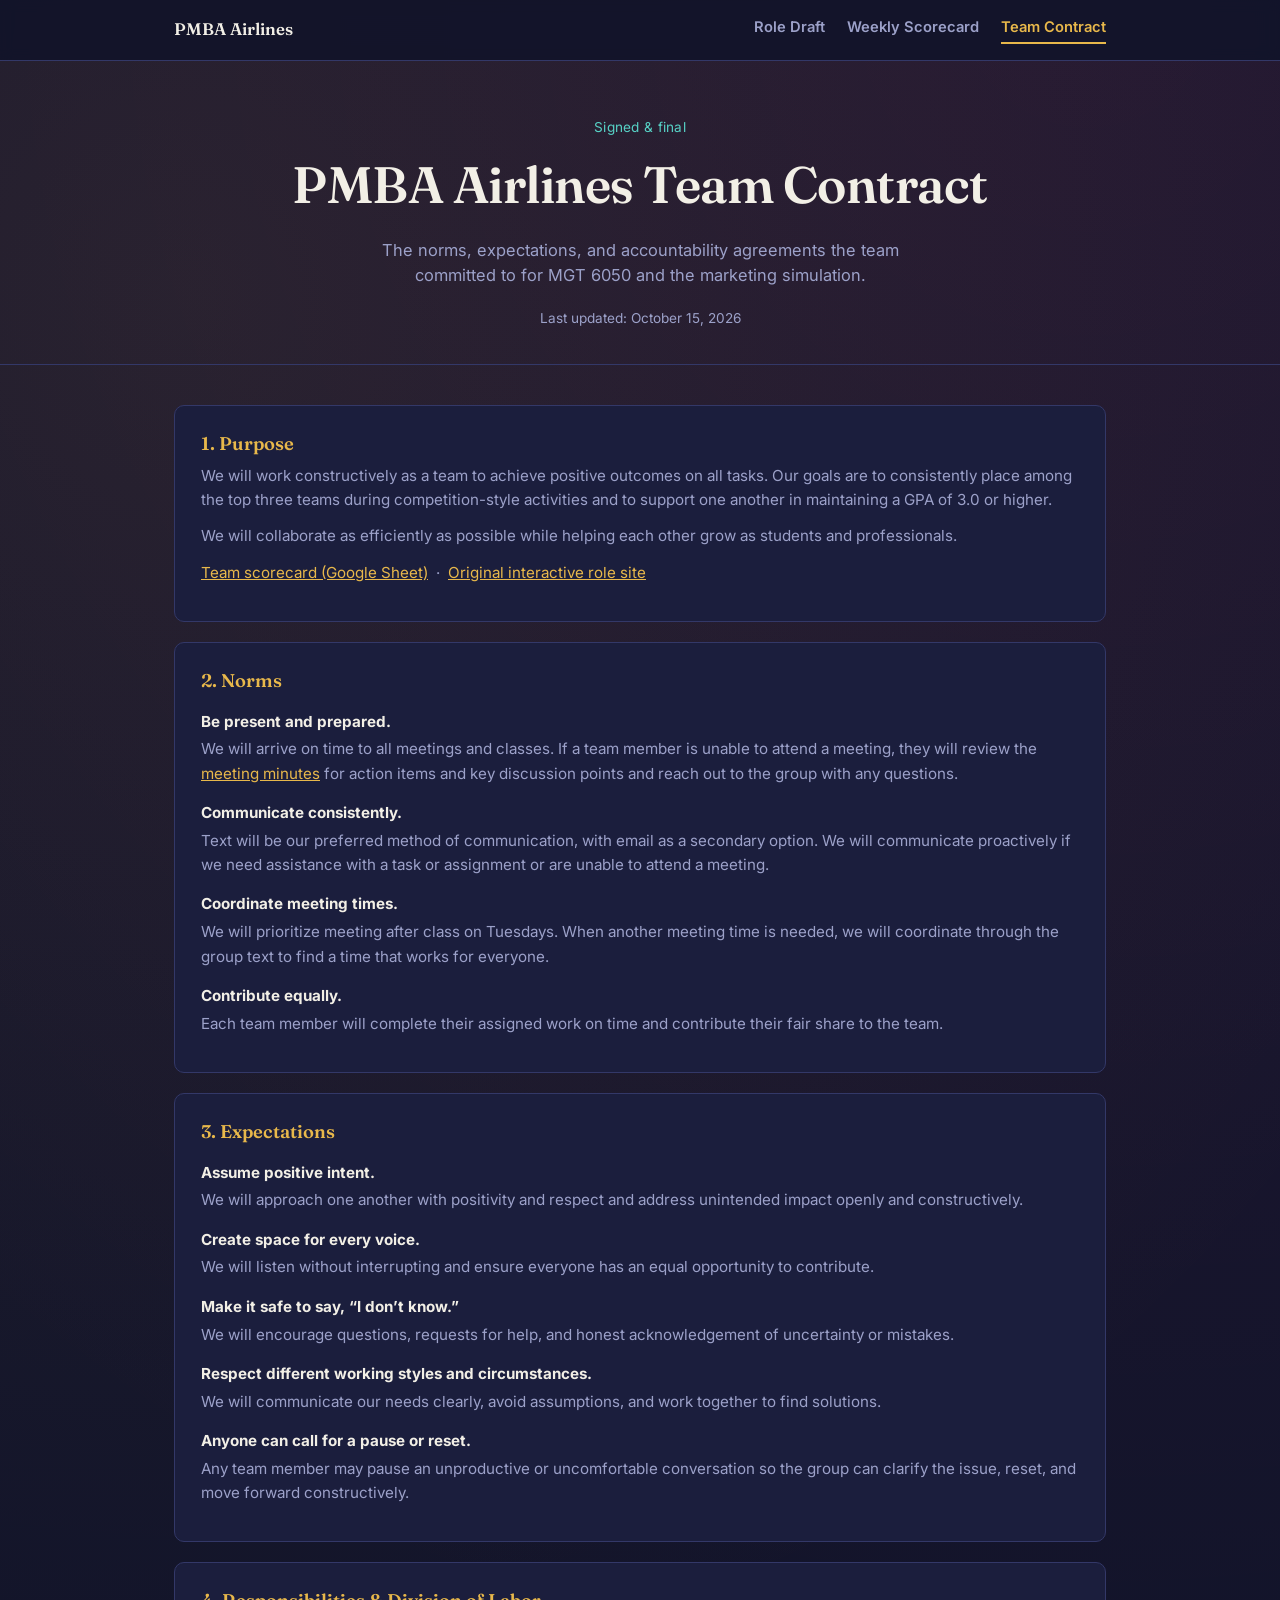
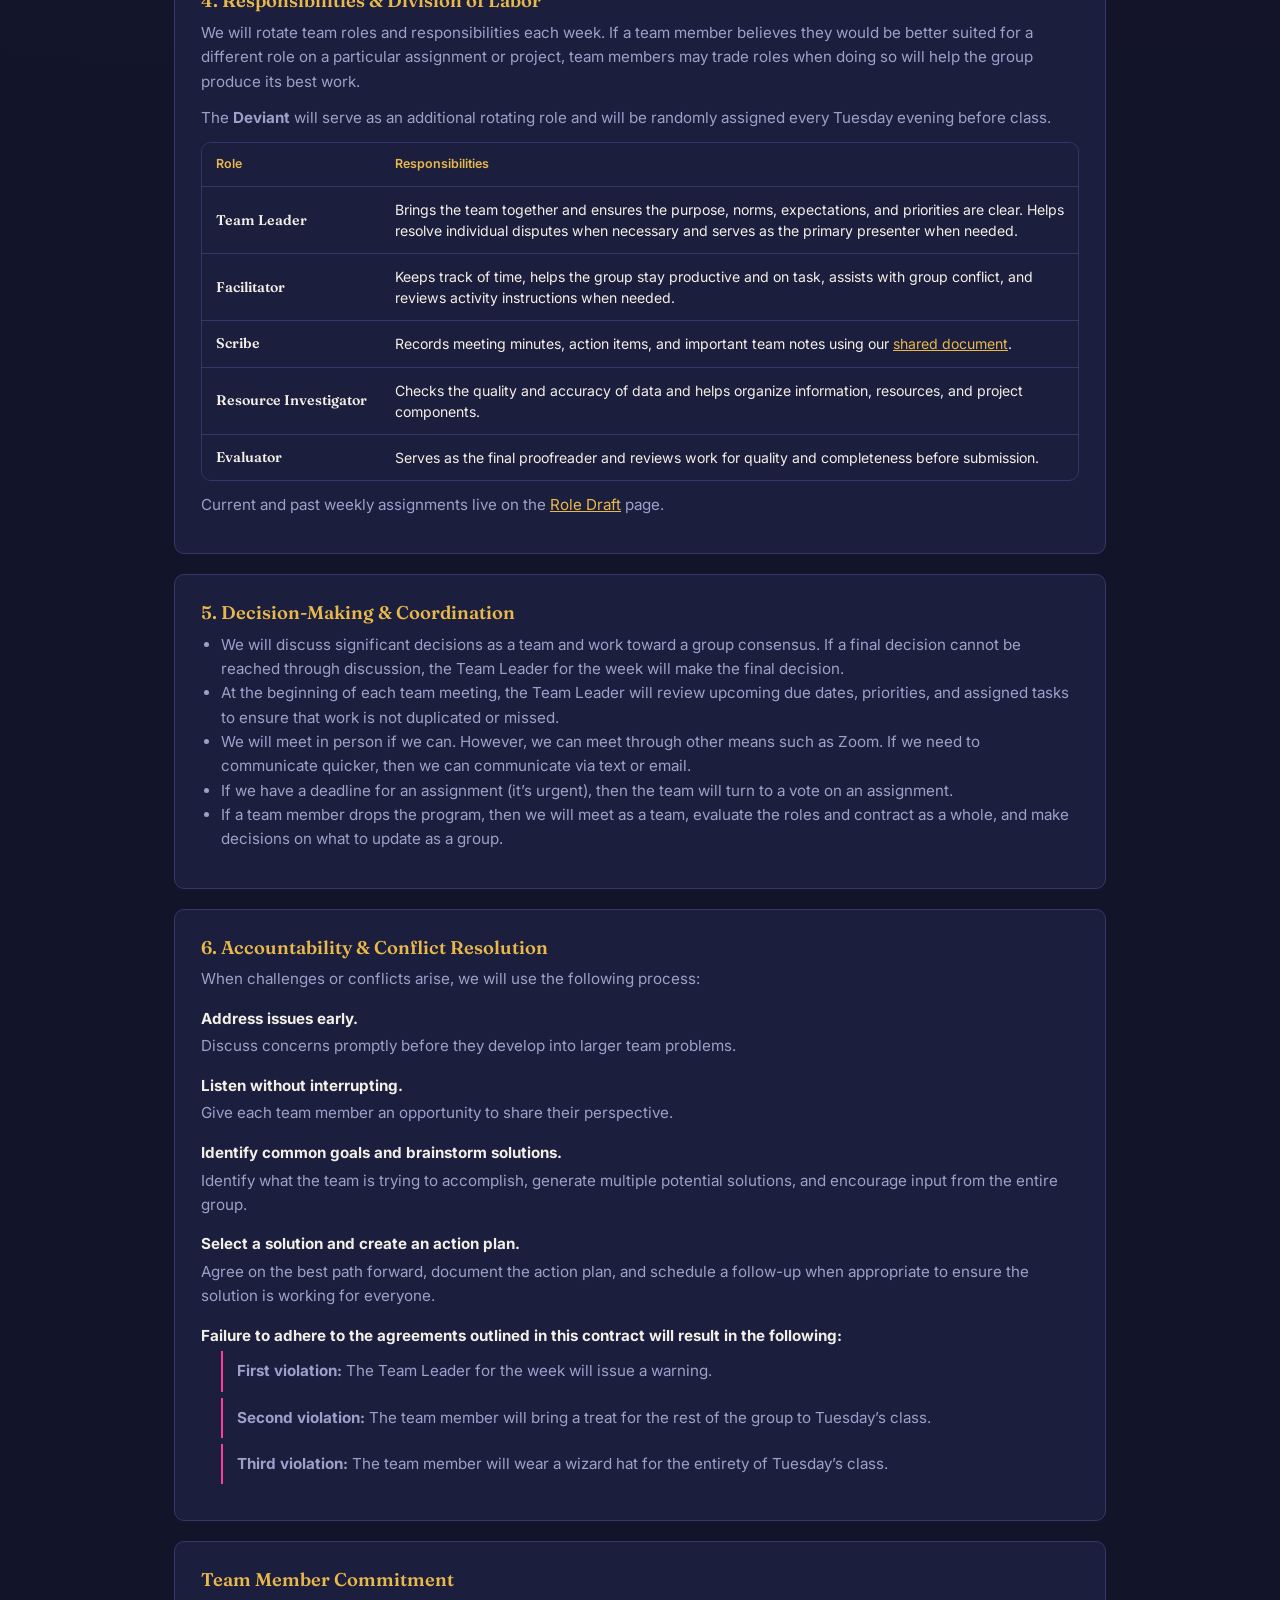
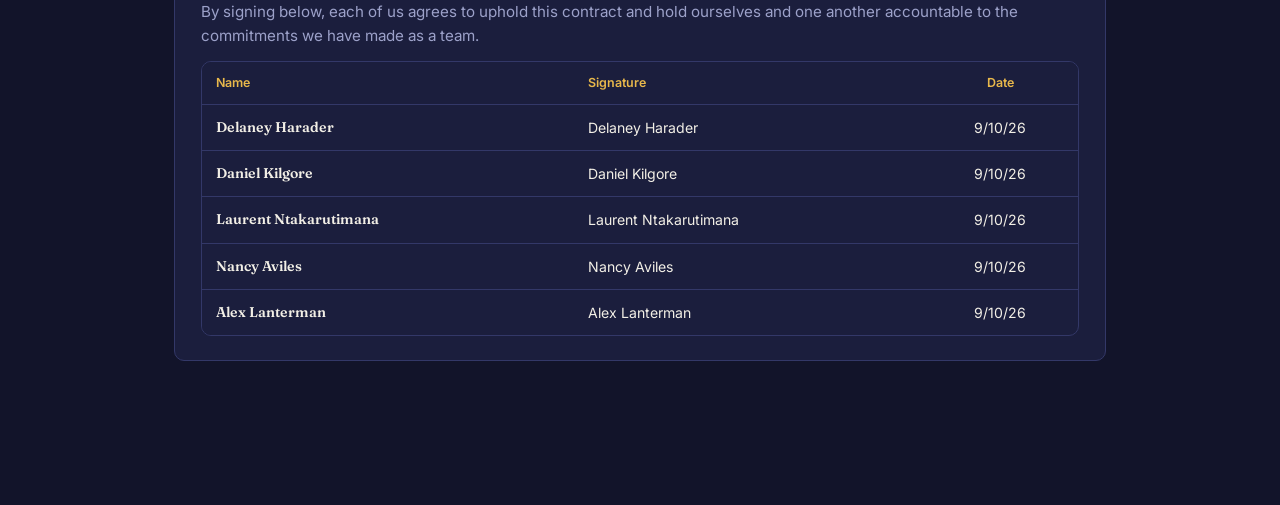
<file: contract.html>
<!DOCTYPE html>
<html lang="en">
<head>
<meta charset="UTF-8">
<meta name="viewport" content="width=device-width, initial-scale=1.0">
<title>Team Contract — PMBA Airlines</title>
<link rel="preconnect" href="https://fonts.googleapis.com">
<link rel="preconnect" href="https://fonts.gstatic.com" crossorigin>
<link href="https://fonts.googleapis.com/css2?family=Fraunces:opsz,wght@9..144,400;9..144,600;9..144,700&family=Inter:wght@400;500;600;700&display=swap" rel="stylesheet">
<link rel="stylesheet" href="assets/style.css">
</head>
<body>

<nav class="topnav">
  <div class="topnav-inner">
    <span class="brand">PMBA Airlines</span>
    <div class="nav-links">
      <a href="index.html" class="nav-link">Role Draft</a>
      <a href="scorecard.html" class="nav-link">Weekly Scorecard</a>
      <a href="contract.html" class="nav-link active">Team Contract</a>
    </div>
  </div>
</nav>

<header class="hero">
  <p class="kicker">Signed &amp; final</p>
  <h1>PMBA Airlines Team Contract</h1>
  <p class="sub">The norms, expectations, and accountability agreements the team committed to for MGT 6050 and the marketing simulation.</p>
  <p class="doc-meta">Last updated: October 15, 2026</p>
</header>

<section class="doc-section">
  <div class="wrap">

    <div class="panel">
      <h3>1. Purpose</h3>
      <p>We will work constructively as a team to achieve positive outcomes on all tasks. Our goals are to consistently place among the top three teams during competition-style activities and to support one another in maintaining a GPA of 3.0 or higher.</p>
      <p>We will collaborate as efficiently as possible while helping each other grow as students and professionals.</p>
      <p><a href="https://docs.google.com/spreadsheets/u/0/d/1i2qpWktrYpbdUdxcjgBsbl__ClQYjdh55wdLaSwrx5k/edit" target="_blank" rel="noopener">Team scorecard (Google Sheet)</a> &nbsp;&middot;&nbsp; <a href="https://xlantz.github.io/team_role_generator_random" target="_blank" rel="noopener">Original interactive role site</a></p>
    </div>

    <div class="panel">
      <h3>2. Norms</h3>

      <h4>Be present and prepared.</h4>
      <p>We will arrive on time to all meetings and classes. If a team member is unable to attend a meeting, they will review the <a href="https://docs.google.com/document/d/1o1f24MRbMF2eJ-B414KIZhcJKnX7IKUJrwvQ1IgRmr0/edit?usp=sharing" target="_blank" rel="noopener">meeting minutes</a> for action items and key discussion points and reach out to the group with any questions.</p>

      <h4>Communicate consistently.</h4>
      <p>Text will be our preferred method of communication, with email as a secondary option. We will communicate proactively if we need assistance with a task or assignment or are unable to attend a meeting.</p>

      <h4>Coordinate meeting times.</h4>
      <p>We will prioritize meeting after class on Tuesdays. When another meeting time is needed, we will coordinate through the group text to find a time that works for everyone.</p>

      <h4>Contribute equally.</h4>
      <p>Each team member will complete their assigned work on time and contribute their fair share to the team.</p>
    </div>

    <div class="panel">
      <h3>3. Expectations</h3>

      <h4>Assume positive intent.</h4>
      <p>We will approach one another with positivity and respect and address unintended impact openly and constructively.</p>

      <h4>Create space for every voice.</h4>
      <p>We will listen without interrupting and ensure everyone has an equal opportunity to contribute.</p>

      <h4>Make it safe to say, &ldquo;I don&rsquo;t know.&rdquo;</h4>
      <p>We will encourage questions, requests for help, and honest acknowledgement of uncertainty or mistakes.</p>

      <h4>Respect different working styles and circumstances.</h4>
      <p>We will communicate our needs clearly, avoid assumptions, and work together to find solutions.</p>

      <h4>Anyone can call for a pause or reset.</h4>
      <p>Any team member may pause an unproductive or uncomfortable conversation so the group can clarify the issue, reset, and move forward constructively.</p>
    </div>

    <div class="panel">
      <h3>4. Responsibilities &amp; Division of Labor</h3>
      <p>We will rotate team roles and responsibilities each week. If a team member believes they would be better suited for a different role on a particular assignment or project, team members may trade roles when doing so will help the group produce its best work.</p>
      <p>The <strong>Deviant</strong> will serve as an additional rotating role and will be randomly assigned every Tuesday evening before class.</p>

      <div class="table-scroll" style="margin-top: 12px;">
        <table>
          <thead>
            <tr><th style="text-align:left;">Role</th><th style="text-align:left;">Responsibilities</th></tr>
          </thead>
          <tbody>
            <tr><th>Team Leader</th><td style="text-align:left;">Brings the team together and ensures the purpose, norms, expectations, and priorities are clear. Helps resolve individual disputes when necessary and serves as the primary presenter when needed.</td></tr>
            <tr><th>Facilitator</th><td style="text-align:left;">Keeps track of time, helps the group stay productive and on task, assists with group conflict, and reviews activity instructions when needed.</td></tr>
            <tr><th>Scribe</th><td style="text-align:left;">Records meeting minutes, action items, and important team notes using our <a href="https://docs.google.com/document/d/1o1f24MRbMF2eJ-B414KIZhcJKnX7IKUJrwvQ1IgRmr0/edit?usp=sharing" target="_blank" rel="noopener">shared document</a>.</td></tr>
            <tr><th>Resource Investigator</th><td style="text-align:left;">Checks the quality and accuracy of data and helps organize information, resources, and project components.</td></tr>
            <tr><th>Evaluator</th><td style="text-align:left;">Serves as the final proofreader and reviews work for quality and completeness before submission.</td></tr>
          </tbody>
        </table>
      </div>
      <p class="panel-sub" style="margin-top: 12px;">Current and past weekly assignments live on the <a href="index.html">Role Draft</a> page.</p>
    </div>

    <div class="panel">
      <h3>5. Decision-Making &amp; Coordination</h3>
      <ul>
        <li>We will discuss significant decisions as a team and work toward a group consensus. If a final decision cannot be reached through discussion, the Team Leader for the week will make the final decision.</li>
        <li>At the beginning of each team meeting, the Team Leader will review upcoming due dates, priorities, and assigned tasks to ensure that work is not duplicated or missed.</li>
        <li>We will meet in person if we can. However, we can meet through other means such as Zoom. If we need to communicate quicker, then we can communicate via text or email.</li>
        <li>If we have a deadline for an assignment (it&rsquo;s urgent), then the team will turn to a vote on an assignment.</li>
        <li>If a team member drops the program, then we will meet as a team, evaluate the roles and contract as a whole, and make decisions on what to update as a group.</li>
      </ul>
    </div>

    <div class="panel">
      <h3>6. Accountability &amp; Conflict Resolution</h3>
      <p>When challenges or conflicts arise, we will use the following process:</p>

      <h4>Address issues early.</h4>
      <p>Discuss concerns promptly before they develop into larger team problems.</p>

      <h4>Listen without interrupting.</h4>
      <p>Give each team member an opportunity to share their perspective.</p>

      <h4>Identify common goals and brainstorm solutions.</h4>
      <p>Identify what the team is trying to accomplish, generate multiple potential solutions, and encourage input from the entire group.</p>

      <h4>Select a solution and create an action plan.</h4>
      <p>Agree on the best path forward, document the action plan, and schedule a follow-up when appropriate to ensure the solution is working for everyone.</p>

      <h4>Failure to adhere to the agreements outlined in this contract will result in the following:</h4>
      <ul class="penalty-list">
        <li><strong>First violation:</strong> The Team Leader for the week will issue a warning.</li>
        <li><strong>Second violation:</strong> The team member will bring a treat for the rest of the group to Tuesday&rsquo;s class.</li>
        <li><strong>Third violation:</strong> The team member will wear a wizard hat for the entirety of Tuesday&rsquo;s class.</li>
      </ul>
    </div>

    <div class="panel">
      <h3>Team Member Commitment</h3>
      <p>By signing below, each of us agrees to uphold this contract and hold ourselves and one another accountable to the commitments we have made as a team.</p>
      <div class="table-scroll">
        <table>
          <thead><tr><th style="text-align:left;">Name</th><th style="text-align:left;">Signature</th><th>Date</th></tr></thead>
          <tbody>
            <tr><th style="text-align:left;">Delaney Harader</th><td style="text-align:left;">Delaney Harader</td><td>9/10/26</td></tr>
            <tr><th style="text-align:left;">Daniel Kilgore</th><td style="text-align:left;">Daniel Kilgore</td><td>9/10/26</td></tr>
            <tr><th style="text-align:left;">Laurent Ntakarutimana</th><td style="text-align:left;">Laurent Ntakarutimana</td><td>9/10/26</td></tr>
            <tr><th style="text-align:left;">Nancy Aviles</th><td style="text-align:left;">Nancy Aviles</td><td>9/10/26</td></tr>
            <tr><th style="text-align:left;">Alex Lanterman</th><td style="text-align:left;">Alex Lanterman</td><td>9/10/26</td></tr>
          </tbody>
        </table>
      </div>
    </div>

  </div>
</section>

<footer></footer>

</body>
</html>
</file>
<file: assets/style.css>
:root{
  --ink: #12142A;
  --panel: #1B1E3D;
  --panel-hi: #242863;
  --hairline: #333868;
  --text: #F2EFE6;
  --text-dim: #9CA1C9;
  --gold: #E8B84B;
  --gold-dim: #6E5A2C;
  --mischief: #FF3D9A;
  --mischief-dim: #6E1F49;
  --teal: #57D2C6;
  --green: #4CC98E;
  --amber: #E8B84B;
  --red: #FF6B6B;
  --radius: 10px;
}

* { box-sizing: border-box; }
html { scroll-behavior: smooth; }

body {
  margin: 0;
  background: var(--ink);
  background-image:
    radial-gradient(circle at 15% 8%, rgba(232,184,75,0.08), transparent 40%),
    radial-gradient(circle at 85% 0%, rgba(255,61,154,0.07), transparent 45%);
  color: var(--text);
  font-family: 'Inter', system-ui, sans-serif;
  line-height: 1.5;
  padding: 0 0 80px;
}

a { color: var(--gold); }

.wrap { max-width: 980px; margin: 0 auto; padding: 0 24px; }

/* ---------- Nav ---------- */
.topnav {
  background: rgba(18,20,42,0.92);
  border-bottom: 1px solid var(--hairline);
  position: sticky;
  top: 0;
  z-index: 50;
  backdrop-filter: blur(6px);
}
.topnav-inner {
  max-width: 980px;
  margin: 0 auto;
  padding: 16px 24px;
  display: flex;
  align-items: center;
  justify-content: space-between;
  flex-wrap: wrap;
  gap: 12px;
}
.brand {
  font-family: 'Fraunces', serif;
  font-weight: 600;
  font-size: 1.05rem;
}
.nav-links { display: flex; gap: 22px; }
.nav-link {
  color: var(--text-dim);
  text-decoration: none;
  font-size: 0.92rem;
  font-weight: 600;
  padding-bottom: 4px;
  border-bottom: 2px solid transparent;
}
.nav-link:hover { color: var(--text); }
.nav-link.active { color: var(--gold); border-bottom-color: var(--gold); }
.nav-link:focus-visible { outline: 2px solid var(--teal); outline-offset: 3px; }

/* ---------- Setup banner ---------- */
.setup-banner {
  display: none;
  background: var(--mischief-dim);
  border-bottom: 1px solid var(--mischief);
  color: var(--text);
  font-size: 0.88rem;
  text-align: center;
  padding: 10px 20px;
}
.setup-banner code {
  background: rgba(0,0,0,0.25);
  padding: 2px 6px;
  border-radius: 4px;
}
.setup-banner.show { display: block; }

/* ---------- Hero ---------- */
header.hero {
  padding: 56px 24px 36px;
  text-align: center;
  border-bottom: 1px solid var(--hairline);
}
.kicker { font-size: 0.85rem; color: var(--teal); letter-spacing: 0.02em; margin: 0 0 10px; }
h1 {
  font-family: 'Fraunces', serif;
  font-weight: 600;
  font-size: clamp(2rem, 5vw, 3.2rem);
  margin: 0 0 14px;
  letter-spacing: -0.01em;
}
.hero p.sub { color: var(--text-dim); max-width: 560px; margin: 0 auto 28px; font-size: 1.03rem; }
.members-line { color: var(--text-dim); font-size: 0.95rem; margin: 0 0 30px; }
.members-line span { color: var(--text); font-weight: 600; }

button.primary-btn {
  font-family: 'Fraunces', serif;
  font-weight: 600;
  font-size: 1.15rem;
  color: var(--ink);
  background: var(--gold);
  border: none;
  border-radius: 999px;
  padding: 16px 38px;
  cursor: pointer;
  box-shadow: 0 8px 24px rgba(232,184,75,0.25);
  transition: transform 0.15s ease, box-shadow 0.15s ease;
}
button.primary-btn:hover { transform: translateY(-2px); box-shadow: 0 12px 28px rgba(232,184,75,0.35); }
button.primary-btn:active { transform: translateY(0px) scale(0.98); }
button.primary-btn:focus-visible { outline: 3px solid var(--teal); outline-offset: 3px; }
button.primary-btn:disabled { opacity: 0.6; cursor: default; transform: none; }

.round-tag { display: inline-block; margin-top: 16px; font-size: 0.85rem; color: var(--text-dim); }
.round-tag b { color: var(--text); }

.status-line { font-size: 0.88rem; color: var(--text-dim); margin-top: 10px; min-height: 1.2em; }
.status-line.error { color: var(--red); }

/* ---------- Role cards ---------- */
section.cards { padding: 44px 24px 8px; }
/* Flex (not grid) so an odd number of cards centers its last row instead of leaving a gap. */
.card-grid { display: flex; flex-wrap: wrap; justify-content: center; gap: 16px; }
.card-grid .role-card { flex: 0 1 calc((100% - 32px) / 3); }
@media (max-width: 720px) { .card-grid .role-card { flex-basis: calc((100% - 16px) / 2); } }
@media (max-width: 460px) { .card-grid .role-card { flex-basis: 100%; } }

.role-card {
  background: var(--panel);
  border: 1px solid var(--hairline);
  border-radius: var(--radius);
  padding: 22px 18px;
  text-align: center;
  position: relative;
  overflow: hidden;
}
.role-card .role-label { font-size: 0.78rem; color: var(--gold); font-weight: 600; margin-bottom: 10px; }
.role-card .name-slot { font-family: 'Fraunces', serif; font-size: 1.5rem; font-weight: 600; min-height: 1.4em; color: var(--text); }
.role-card .name-slot.empty { color: var(--text-dim); font-family: 'Inter', sans-serif; font-size: 1rem; font-weight: 400; }
.role-card.settle .name-slot { animation: pop 0.4s ease; }
@keyframes pop { 0% { transform: scale(1); } 45% { transform: scale(1.16); color: var(--teal); } 100% { transform: scale(1); } }
.role-card.cycling::before {
  content: ""; position: absolute; inset: 0;
  background: linear-gradient(120deg, transparent, rgba(232,184,75,0.15), transparent);
  animation: sweep 0.6s linear infinite;
}
@keyframes sweep { 0% { transform: translateX(-100%); } 100% { transform: translateX(100%); } }

.deviant-wrap { padding: 20px 24px 0; }
.deviant-card {
  background: linear-gradient(160deg, var(--panel-hi), var(--panel));
  border: 1px solid var(--mischief);
  border-radius: var(--radius);
  padding: 26px;
  text-align: center;
  position: relative;
  box-shadow: 0 0 0 rgba(255,61,154,0);
  transition: box-shadow 0.4s ease;
}
.deviant-card .role-label { color: var(--mischief); font-size: 0.85rem; font-weight: 600; letter-spacing: 0.02em; }
.deviant-card .role-tagline { color: var(--text-dim); font-size: 0.85rem; margin-top: 4px; }
.deviant-card .name-slot { font-family: 'Fraunces', serif; font-size: 2rem; font-weight: 700; margin-top: 10px; min-height: 1.3em; color: var(--text); }
.deviant-card .name-slot.empty { color: var(--text-dim); font-family: 'Inter', sans-serif; font-size: 1rem; font-weight: 400; }
.deviant-card.cycling { animation: shake 0.12s linear infinite; }
@keyframes shake { 0% { transform: rotate(-1deg); } 50% { transform: rotate(1deg); } 100% { transform: rotate(-1deg); } }
.deviant-card.settle { animation: flip 0.6s ease; box-shadow: 0 0 32px rgba(255,61,154,0.35); }
@keyframes flip { 0% { transform: rotateY(0deg); } 50% { transform: rotateY(90deg); } 100% { transform: rotateY(0deg); } }

@media (prefers-reduced-motion: reduce) {
  .role-card.cycling::before, .deviant-card.cycling,
  .role-card.settle .name-slot, .deviant-card.settle { animation: none !important; }
}

/* ---------- Tracker ---------- */
section.tracker { padding: 52px 24px 0; }
h2 { font-family: 'Fraunces', serif; font-weight: 600; font-size: 1.5rem; margin: 0 0 4px; }
.tracker p.note, .scorecard-section p.note { color: var(--text-dim); font-size: 0.88rem; margin: 0 0 20px; }
.table-scroll { overflow-x: auto; border: 1px solid var(--hairline); border-radius: var(--radius); }
table { border-collapse: collapse; width: 100%; min-width: 640px; }
th, td { padding: 12px 14px; text-align: center; font-size: 0.88rem; border-bottom: 1px solid var(--hairline); }
thead th { background: var(--panel); color: var(--gold); font-weight: 600; font-size: 0.78rem; white-space: nowrap; }
th.deviant-col, td.deviant-col { color: var(--mischief); }
tbody th { text-align: left; font-family: 'Fraunces', serif; font-weight: 600; color: var(--text); background: var(--panel); white-space: nowrap; }
tbody tr:last-child td, tbody tr:last-child th { border-bottom: none; }
td.count { color: var(--text); font-variant-numeric: tabular-nums; }
td.count.zero { color: var(--text-dim); }

/* ---------- History ---------- */
section.history { padding: 36px 24px 0; }
details { border: 1px solid var(--hairline); border-radius: var(--radius); padding: 4px 18px; background: var(--panel); }
summary { cursor: pointer; padding: 14px 0; font-weight: 600; color: var(--text); list-style: none; }
summary::-webkit-details-marker { display: none; }
summary::before { content: "▸ "; color: var(--gold); }
details[open] summary::before { content: "▾ "; }
.history-list { max-height: 320px; overflow-y: auto; padding-bottom: 16px; }
.history-item { border-top: 1px solid var(--hairline); padding: 12px 0; font-size: 0.88rem; color: var(--text-dim); }
.history-item .h-round { color: var(--gold); font-weight: 600; }
.history-item .h-dev { color: var(--mischief); font-weight: 600; }
.history-empty, .list-empty { color: var(--text-dim); padding: 14px 0; font-size: 0.9rem; }

/* ---------- Footer / reset ---------- */
footer { padding: 44px 24px 0; text-align: center; }
button.reset-btn {
  background: none; border: 1px solid var(--hairline); color: var(--text-dim);
  font-family: 'Inter', sans-serif; font-size: 0.82rem; padding: 9px 18px;
  border-radius: 999px; cursor: pointer;
}
button.reset-btn:hover { color: var(--mischief); border-color: var(--mischief); }

/* ---------- Scorecard page ---------- */
section.scorecard-section { padding: 44px 24px 0; }
.picker-row { display: flex; flex-wrap: wrap; gap: 14px; align-items: center; margin-bottom: 20px; }
select.name-select {
  background: var(--panel); color: var(--text); border: 1px solid var(--hairline);
  border-radius: 8px; padding: 10px 14px; font-size: 0.95rem; font-family: 'Inter', sans-serif;
}
select.name-select:focus-visible { outline: 2px solid var(--teal); }

.category-row {
  border: 1px solid var(--hairline);
  border-radius: var(--radius);
  padding: 16px 18px;
  margin-bottom: 12px;
  background: var(--panel);
}
.category-row .cat-head { display: flex; justify-content: space-between; align-items: baseline; gap: 12px; flex-wrap: wrap; }
.category-row .cat-name { font-family: 'Fraunces', serif; font-weight: 600; font-size: 1.05rem; }
.category-row .cat-weight { font-size: 0.78rem; color: var(--text-dim); }
.score-buttons { display: flex; gap: 8px; margin-top: 12px; }
.score-btn {
  flex: 1; background: var(--ink); border: 1px solid var(--hairline); color: var(--text-dim);
  border-radius: 8px; padding: 10px 6px; cursor: pointer; font-family: 'Inter', sans-serif;
  font-size: 0.85rem; text-align: left; transition: border-color 0.15s ease, color 0.15s ease;
}
.score-btn b { display: block; color: var(--text); font-family: 'Fraunces', serif; font-size: 1.05rem; }
.score-btn:hover { border-color: var(--gold); }
.score-btn.selected { border-color: var(--teal); color: var(--text); background: rgba(87,210,198,0.08); }
.score-btn:focus-visible { outline: 2px solid var(--teal); }

.rubric-toggle {
  background: none; border: none; color: var(--text-dim); text-decoration: underline;
  cursor: pointer; font-size: 0.82rem; padding: 0; margin-top: 8px;
}
.rubric-panel { display: none; margin-top: 10px; font-size: 0.85rem; color: var(--text-dim); }
.rubric-panel.open { display: block; }
.rubric-panel div { margin-bottom: 4px; }

.submit-row { margin-top: 20px; text-align: center; }
.already-done {
  border: 1px solid var(--hairline); border-radius: var(--radius); background: var(--panel);
  padding: 24px; text-align: center; color: var(--text-dim);
}
.already-done b { color: var(--text); }

.pulse-summary {
  border: 1px solid var(--hairline); border-radius: var(--radius); background: var(--panel);
  padding: 22px; margin-bottom: 24px;
}
.pulse-score { font-family: 'Fraunces', serif; font-size: 2.4rem; font-weight: 700; }
.pulse-chip {
  display: inline-block; font-size: 0.8rem; font-weight: 600; padding: 4px 12px;
  border-radius: 999px; margin-left: 12px; vertical-align: middle;
}
.pulse-chip.green { background: rgba(76,201,142,0.15); color: var(--green); }
.pulse-chip.amber { background: rgba(232,184,75,0.15); color: var(--amber); }
.pulse-chip.red { background: rgba(255,107,107,0.15); color: var(--red); }
.pulse-count { color: var(--text-dim); font-size: 0.88rem; margin-top: 6px; }

.bar-row { display: flex; align-items: center; gap: 12px; margin-bottom: 10px; font-size: 0.86rem; }
.bar-label { width: 220px; flex-shrink: 0; color: var(--text-dim); }
.bar-track { flex: 1; background: var(--ink); border-radius: 6px; height: 10px; overflow: hidden; border: 1px solid var(--hairline); }
.bar-fill { height: 100%; background: var(--teal); }
.bar-value { width: 42px; text-align: right; color: var(--text); font-variant-numeric: tabular-nums; }

.trend-row {
  display: flex; align-items: center; gap: 12px; padding: 10px 0;
  border-top: 1px solid var(--hairline); font-size: 0.88rem;
}
.trend-row:first-child { border-top: none; }
.trend-week { width: 130px; color: var(--text-dim); flex-shrink: 0; }
.trend-bar-track { flex: 1; background: var(--ink); border-radius: 6px; height: 10px; overflow: hidden; border: 1px solid var(--hairline); }
.trend-bar-fill { height: 100%; }
.trend-bar-fill.green { background: var(--green); }
.trend-bar-fill.amber { background: var(--amber); }
.trend-bar-fill.red { background: var(--red); }
.trend-value { width: 46px; text-align: right; color: var(--text); font-variant-numeric: tabular-nums; }

.trend-chart-wrap {
  border: 1px solid var(--hairline);
  border-radius: var(--radius);
  background: var(--panel);
  padding: 18px 18px 8px;
  margin-bottom: 20px;
}
.trend-chart { width: 100%; height: auto; display: block; }
.trend-legend { display: flex; gap: 18px; font-size: 0.78rem; color: var(--text-dim); margin: 6px 2px 2px; flex-wrap: wrap; }
.trend-legend .dot { display: inline-block; width: 8px; height: 8px; border-radius: 50%; margin-right: 5px; }
.trend-detail-label { font-size: 0.82rem; color: var(--text-dim); margin: 0 0 6px; }

@media (max-width: 480px) {
  .bar-row { flex-wrap: wrap; }
  .bar-label { width: 100%; }
}

/* ---------- Contract page ---------- */
section.doc-section { padding: 40px 24px 0; }
.doc-meta { color: var(--text-dim); font-size: 0.85rem; margin: -8px 0 0; }
.panel {
  background: var(--panel);
  border: 1px solid var(--hairline);
  border-radius: var(--radius);
  padding: 24px 26px;
  margin-bottom: 20px;
}
.panel h3 {
  font-family: 'Fraunces', serif;
  font-weight: 600;
  font-size: 1.15rem;
  margin: 0 0 6px;
  color: var(--gold);
}
.panel h4 {
  font-family: 'Inter', sans-serif;
  font-weight: 700;
  font-size: 0.95rem;
  margin: 16px 0 4px;
  color: var(--text);
}
.panel p, .panel li { color: var(--text-dim); font-size: 0.95rem; line-height: 1.6; }
.panel p { margin: 0 0 12px; }
.panel ul { margin: 0 0 12px; padding-left: 20px; }
.panel a { text-decoration: underline; }
.panel-sub { color: var(--text-dim); font-size: 0.85rem; margin: -4px 0 16px; }
.penalty-list { list-style: none; padding-left: 0; margin: 8px 0 0; }
.penalty-list li {
  padding: 8px 0 8px 14px;
  border-left: 2px solid var(--mischief);
  margin-bottom: 6px;
}
</file>
